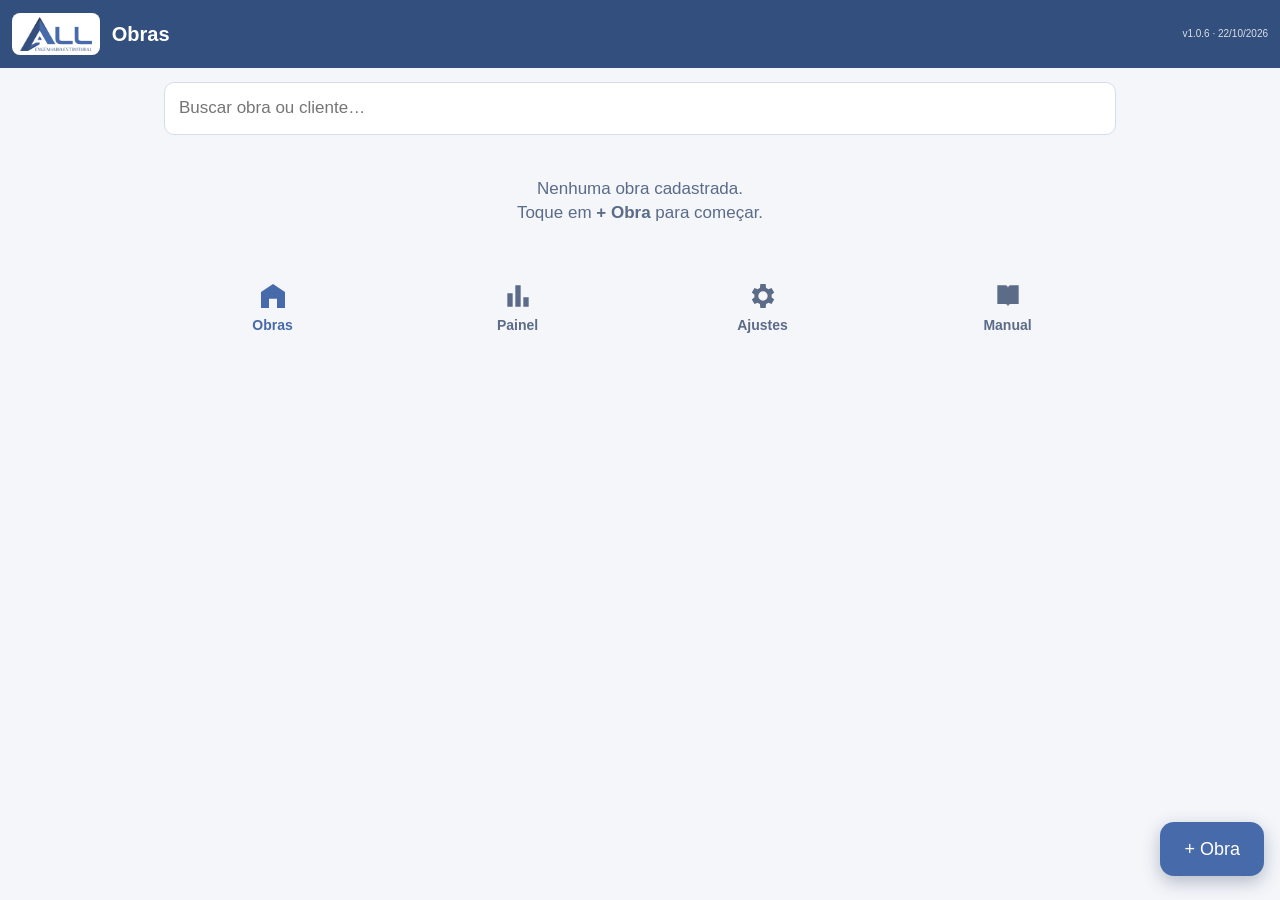
<file: index.html>
<!doctype html>
<html lang="pt-BR">
<head>
<meta charset="utf-8">
<meta name="viewport" content="width=device-width,initial-scale=1,viewport-fit=cover">
<meta name="theme-color" content="#334F7D">
<meta name="mobile-web-app-capable" content="yes">
<meta name="apple-mobile-web-app-capable" content="yes">
<meta name="apple-mobile-web-app-status-bar-style" content="black-translucent">
<meta name="apple-mobile-web-app-title" content="ALL Vistorias">
<title>ALL Vistorias</title>
<link rel="manifest" href="manifest.webmanifest">
<link rel="icon" href="assets/icon-192.png">
<link rel="apple-touch-icon" href="assets/icon-180.png">
<link rel="stylesheet" href="app.css">
</head>
<body>
<header class="top">
  <button id="back" class="icon" aria-label="Voltar" hidden>‹</button>
  <img class="logo" src="assets/logo.png" alt="ALL Engenharia Estrutural">
  <h1 id="title">Obras</h1>
  <span class="app-version" aria-label="Versão 1.0.6, atualizada em 22/10/2026">v1.0.6 · 22/10/2026</span>
</header>
<main id="view"></main>
<nav class="tabbar">
  <a href="#/" data-nav="obras"><svg viewBox="0 0 24 24" aria-hidden="true"><path d="M3 21V9l9-6 9 6v12h-6v-7H9v7z"/></svg>Obras</a>
  <a href="#/painel" data-nav="painel"><svg viewBox="0 0 24 24" aria-hidden="true"><path d="M4 20V10h4v10zm6 0V4h4v16zm6 0v-7h4v7z"/></svg>Painel</a>
  <a href="#/ajustes" data-nav="ajustes"><svg viewBox="0 0 24 24" aria-hidden="true"><path d="M19.4 13a7.6 7.6 0 0 0 0-2l2-1.6-2-3.4-2.4 1a7.5 7.5 0 0 0-1.7-1L15 3h-4l-.3 3a7.5 7.5 0 0 0-1.7 1l-2.4-1-2 3.4 2 1.6a7.6 7.6 0 0 0 0 2l-2 1.6 2 3.4 2.4-1a7.5 7.5 0 0 0 1.7 1l.3 3h4l.3-3a7.5 7.5 0 0 0 1.7-1l2.4 1 2-3.4zM13 15.5a3.5 3.5 0 1 1 0-7 3.5 3.5 0 0 1 0 7z" transform="translate(-1 0)"/></svg>Ajustes</a>
<a href="manual.html" data-nav="manual"><svg viewBox="0 0 24 24" aria-hidden="true"><path d="M4 4h6c1.1 0 2 .9 2 2v14c0-1.1-.9-2-2-2H4zM20 4h-6c-1.1 0-2 .9-2 2v14c0-1.1.9-2 2-2h6z"/></svg>Manual</a>
</nav>
<div id="modal" class="modal" hidden></div>
<div id="toast" class="toast" hidden></div>
<input type="file" id="camIn" accept="image/*" capture="environment" hidden>
<input type="file" id="galIn" accept="image/*" multiple hidden>
<input type="file" id="impIn" accept="application/json,.json" hidden>
<script src="vendor/docx.iife.js"></script>
<script src="vendor/pdf-lib.min.js"></script>
<script src="db.js"></script>
<script src="report.js"></script>
<script src="app.js"></script>
</body>
</html>
</file>
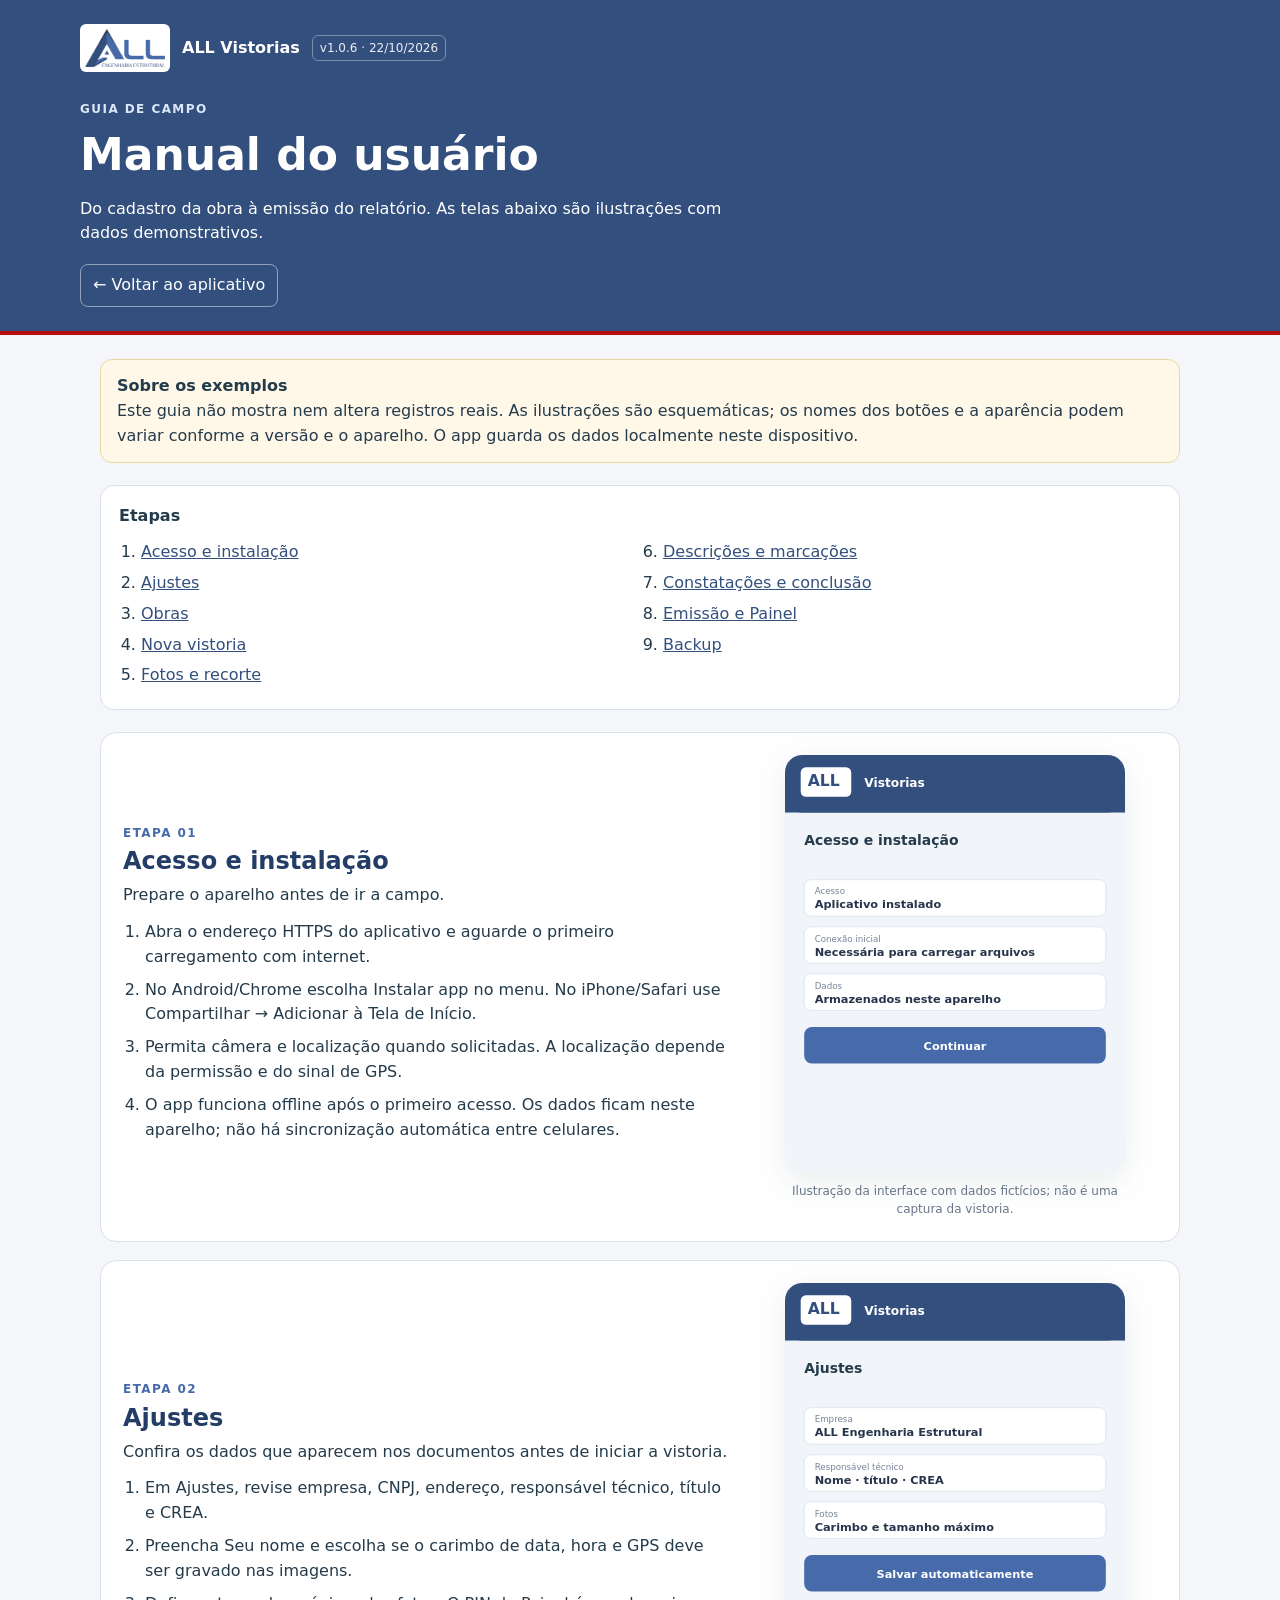
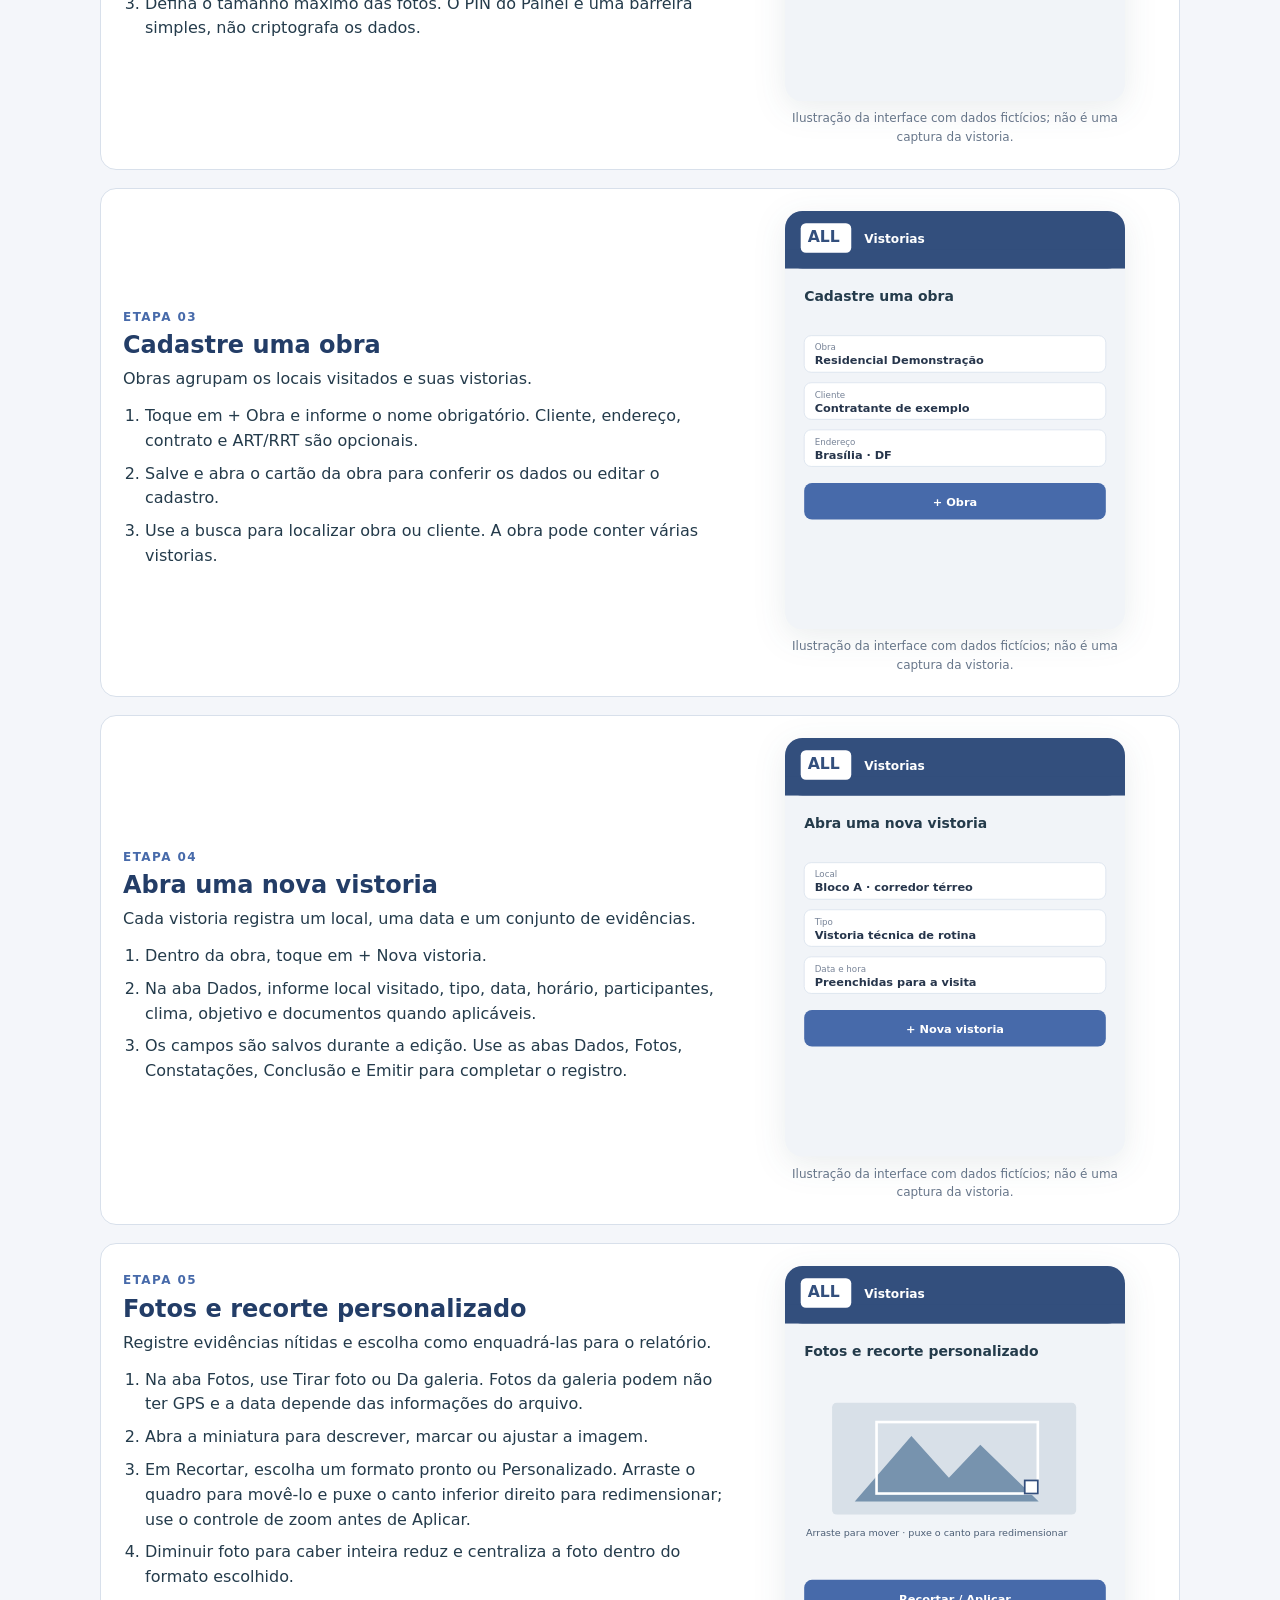
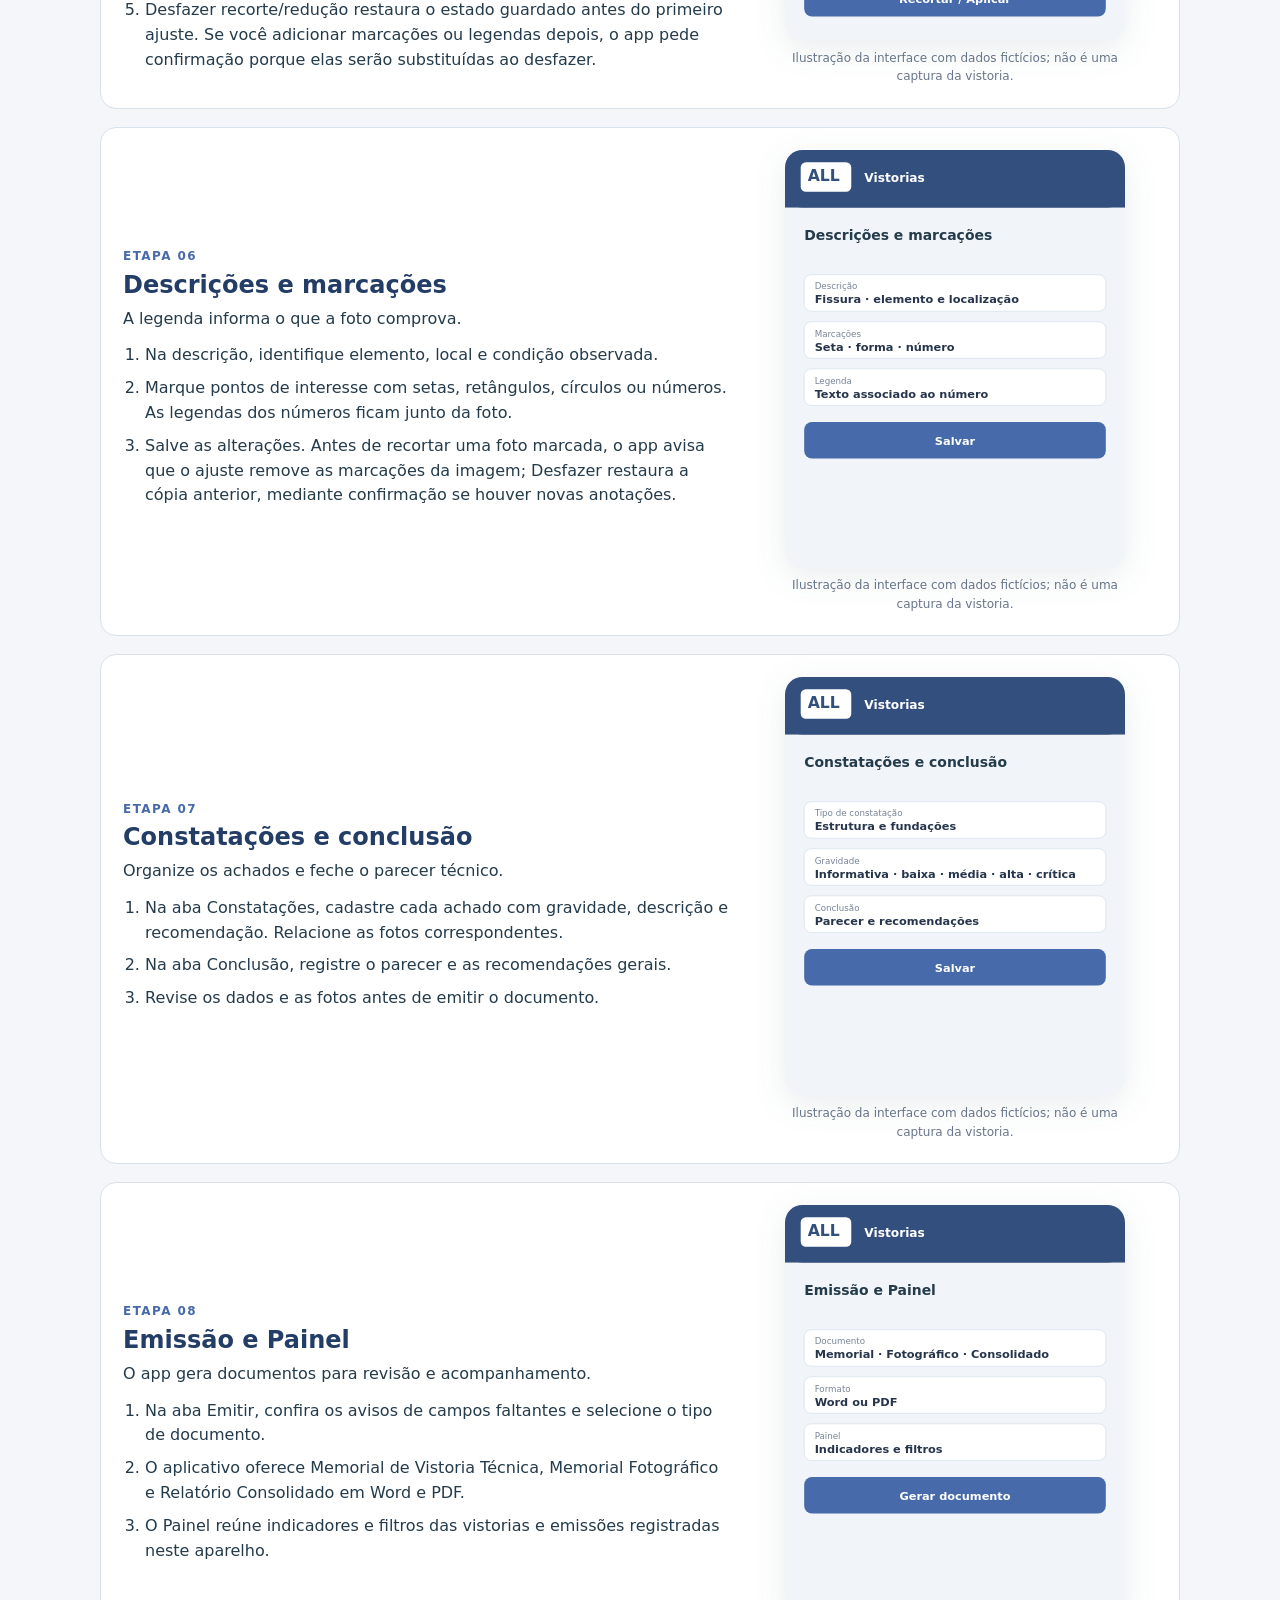
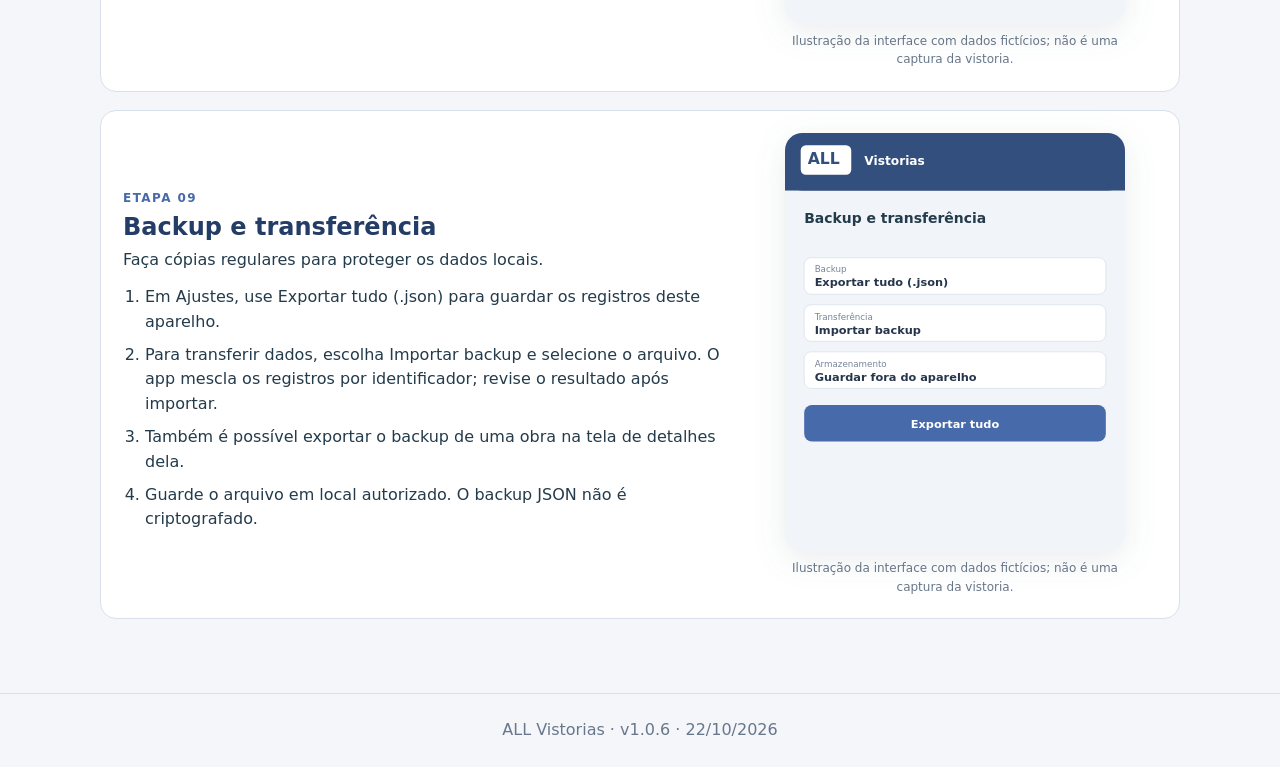
<file: manual.html>
<!doctype html><html lang="pt-BR"><head><meta charset="utf-8"><meta name="viewport" content="width=device-width,initial-scale=1"><meta name="theme-color" content="#334F7D"><title>Manual do usuário | ALL Vistorias v1.0.6</title><link rel="icon" href="assets/icon-192.png"><link rel="stylesheet" href="manual.css"></head><body><header class="hero"><a class="brand" href="./" aria-label="Voltar ao ALL Vistorias"><img src="assets/logo.png" alt=""><span>ALL Vistorias</span><small>v1.0.6 · 22/10/2026</small></a><p class="eyebrow">GUIA DE CAMPO</p><h1>Manual do usuário</h1><p>Do cadastro da obra à emissão do relatório. As telas abaixo são ilustrações com dados demonstrativos.</p><a class="back" href="./">← Voltar ao aplicativo</a></header><main><aside class="notice"><b>Sobre os exemplos</b><br>Este guia não mostra nem altera registros reais. As ilustrações são esquemáticas; os nomes dos botões e a aparência podem variar conforme a versão e o aparelho. O app guarda os dados localmente neste dispositivo.</aside><nav aria-label="Sumário"><b>Etapas</b><ol><li><a href="#acesso">Acesso e instalação</a></li><li><a href="#ajustes">Ajustes</a></li><li><a href="#obras">Obras</a></li><li><a href="#vistoria">Nova vistoria</a></li><li><a href="#fotos">Fotos e recorte</a></li><li><a href="#anotar">Descrições e marcações</a></li><li><a href="#achados">Constatações e conclusão</a></li><li><a href="#emitir">Emissão e Painel</a></li><li><a href="#backup">Backup</a></li></ol></nav>
<section id="acesso"><div class="section-copy"><p class="eyebrow">ETAPA 01</p><h2>Acesso e instalação</h2><p>Prepare o aparelho antes de ir a campo.</p><ol><li>Abra o endereço HTTPS do aplicativo e aguarde o primeiro carregamento com internet.</li><li>No Android/Chrome escolha Instalar app no menu. No iPhone/Safari use Compartilhar → Adicionar à Tela de Início.</li><li>Permita câmera e localização quando solicitadas. A localização depende da permissão e do sinal de GPS.</li><li>O app funciona offline após o primeiro acesso. Os dados ficam neste aparelho; não há sincronização automática entre celulares.</li></ol></div><figure class="screen-figure"><svg viewBox="0 0 390 480" role="img" aria-label="Ilustração esquemática da tela: Acesso e instalação"><rect width="390" height="480" rx="20" fill="#f1f4f8"/><rect width="390" height="66" rx="20" fill="#334f7d"/><rect y="44" width="390" height="22" fill="#334f7d"/><rect x="18" y="14" width="58" height="34" rx="6" fill="#fff"/><text x="26" y="36" font-size="18" fill="#334f7d" font-weight="700">ALL</text><text x="91" y="37" font-size="14" fill="#fff" font-weight="600">Vistorias</text><text x="22" y="103" font-size="16" fill="#243b4b" font-weight="700">Acesso e instalação</text><rect x="22" y="143" width="346" height="42" rx="8" fill="#fff" stroke="#dce4ee"/><text x="34" y="160" fill="#778397" font-size="10">Acesso</text><text x="34" y="176" fill="#26354b" font-size="13" font-weight="600">Aplicativo instalado</text><rect x="22" y="197" width="346" height="42" rx="8" fill="#fff" stroke="#dce4ee"/><text x="34" y="214" fill="#778397" font-size="10">Conexão inicial</text><text x="34" y="230" fill="#26354b" font-size="13" font-weight="600">Necessária para carregar arquivos</text><rect x="22" y="251" width="346" height="42" rx="8" fill="#fff" stroke="#dce4ee"/><text x="34" y="268" fill="#778397" font-size="10">Dados</text><text x="34" y="284" fill="#26354b" font-size="13" font-weight="600">Armazenados neste aparelho</text><rect x="22" y="312" width="346" height="42" rx="9" fill="#476aaa"/><text x="195" y="338" text-anchor="middle" font-size="13" fill="#fff" font-weight="700">Continuar</text></svg><figcaption>Ilustração da interface com dados fictícios; não é uma captura da vistoria.</figcaption></figure></section>
<section id="ajustes"><div class="section-copy"><p class="eyebrow">ETAPA 02</p><h2>Ajustes</h2><p>Confira os dados que aparecem nos documentos antes de iniciar a vistoria.</p><ol><li>Em Ajustes, revise empresa, CNPJ, endereço, responsável técnico, título e CREA.</li><li>Preencha Seu nome e escolha se o carimbo de data, hora e GPS deve ser gravado nas imagens.</li><li>Defina o tamanho máximo das fotos. O PIN do Painel é uma barreira simples, não criptografa os dados.</li></ol></div><figure class="screen-figure"><svg viewBox="0 0 390 480" role="img" aria-label="Ilustração esquemática da tela: Ajustes"><rect width="390" height="480" rx="20" fill="#f1f4f8"/><rect width="390" height="66" rx="20" fill="#334f7d"/><rect y="44" width="390" height="22" fill="#334f7d"/><rect x="18" y="14" width="58" height="34" rx="6" fill="#fff"/><text x="26" y="36" font-size="18" fill="#334f7d" font-weight="700">ALL</text><text x="91" y="37" font-size="14" fill="#fff" font-weight="600">Vistorias</text><text x="22" y="103" font-size="16" fill="#243b4b" font-weight="700">Ajustes</text><rect x="22" y="143" width="346" height="42" rx="8" fill="#fff" stroke="#dce4ee"/><text x="34" y="160" fill="#778397" font-size="10">Empresa</text><text x="34" y="176" fill="#26354b" font-size="13" font-weight="600">ALL Engenharia Estrutural</text><rect x="22" y="197" width="346" height="42" rx="8" fill="#fff" stroke="#dce4ee"/><text x="34" y="214" fill="#778397" font-size="10">Responsável técnico</text><text x="34" y="230" fill="#26354b" font-size="13" font-weight="600">Nome · título · CREA</text><rect x="22" y="251" width="346" height="42" rx="8" fill="#fff" stroke="#dce4ee"/><text x="34" y="268" fill="#778397" font-size="10">Fotos</text><text x="34" y="284" fill="#26354b" font-size="13" font-weight="600">Carimbo e tamanho máximo</text><rect x="22" y="312" width="346" height="42" rx="9" fill="#476aaa"/><text x="195" y="338" text-anchor="middle" font-size="13" fill="#fff" font-weight="700">Salvar automaticamente</text></svg><figcaption>Ilustração da interface com dados fictícios; não é uma captura da vistoria.</figcaption></figure></section>
<section id="obras"><div class="section-copy"><p class="eyebrow">ETAPA 03</p><h2>Cadastre uma obra</h2><p>Obras agrupam os locais visitados e suas vistorias.</p><ol><li>Toque em + Obra e informe o nome obrigatório. Cliente, endereço, contrato e ART/RRT são opcionais.</li><li>Salve e abra o cartão da obra para conferir os dados ou editar o cadastro.</li><li>Use a busca para localizar obra ou cliente. A obra pode conter várias vistorias.</li></ol></div><figure class="screen-figure"><svg viewBox="0 0 390 480" role="img" aria-label="Ilustração esquemática da tela: Cadastre uma obra"><rect width="390" height="480" rx="20" fill="#f1f4f8"/><rect width="390" height="66" rx="20" fill="#334f7d"/><rect y="44" width="390" height="22" fill="#334f7d"/><rect x="18" y="14" width="58" height="34" rx="6" fill="#fff"/><text x="26" y="36" font-size="18" fill="#334f7d" font-weight="700">ALL</text><text x="91" y="37" font-size="14" fill="#fff" font-weight="600">Vistorias</text><text x="22" y="103" font-size="16" fill="#243b4b" font-weight="700">Cadastre uma obra</text><rect x="22" y="143" width="346" height="42" rx="8" fill="#fff" stroke="#dce4ee"/><text x="34" y="160" fill="#778397" font-size="10">Obra</text><text x="34" y="176" fill="#26354b" font-size="13" font-weight="600">Residencial Demonstração</text><rect x="22" y="197" width="346" height="42" rx="8" fill="#fff" stroke="#dce4ee"/><text x="34" y="214" fill="#778397" font-size="10">Cliente</text><text x="34" y="230" fill="#26354b" font-size="13" font-weight="600">Contratante de exemplo</text><rect x="22" y="251" width="346" height="42" rx="8" fill="#fff" stroke="#dce4ee"/><text x="34" y="268" fill="#778397" font-size="10">Endereço</text><text x="34" y="284" fill="#26354b" font-size="13" font-weight="600">Brasília · DF</text><rect x="22" y="312" width="346" height="42" rx="9" fill="#476aaa"/><text x="195" y="338" text-anchor="middle" font-size="13" fill="#fff" font-weight="700">+ Obra</text></svg><figcaption>Ilustração da interface com dados fictícios; não é uma captura da vistoria.</figcaption></figure></section>
<section id="vistoria"><div class="section-copy"><p class="eyebrow">ETAPA 04</p><h2>Abra uma nova vistoria</h2><p>Cada vistoria registra um local, uma data e um conjunto de evidências.</p><ol><li>Dentro da obra, toque em + Nova vistoria.</li><li>Na aba Dados, informe local visitado, tipo, data, horário, participantes, clima, objetivo e documentos quando aplicáveis.</li><li>Os campos são salvos durante a edição. Use as abas Dados, Fotos, Constatações, Conclusão e Emitir para completar o registro.</li></ol></div><figure class="screen-figure"><svg viewBox="0 0 390 480" role="img" aria-label="Ilustração esquemática da tela: Abra uma nova vistoria"><rect width="390" height="480" rx="20" fill="#f1f4f8"/><rect width="390" height="66" rx="20" fill="#334f7d"/><rect y="44" width="390" height="22" fill="#334f7d"/><rect x="18" y="14" width="58" height="34" rx="6" fill="#fff"/><text x="26" y="36" font-size="18" fill="#334f7d" font-weight="700">ALL</text><text x="91" y="37" font-size="14" fill="#fff" font-weight="600">Vistorias</text><text x="22" y="103" font-size="16" fill="#243b4b" font-weight="700">Abra uma nova vistoria</text><rect x="22" y="143" width="346" height="42" rx="8" fill="#fff" stroke="#dce4ee"/><text x="34" y="160" fill="#778397" font-size="10">Local</text><text x="34" y="176" fill="#26354b" font-size="13" font-weight="600">Bloco A · corredor térreo</text><rect x="22" y="197" width="346" height="42" rx="8" fill="#fff" stroke="#dce4ee"/><text x="34" y="214" fill="#778397" font-size="10">Tipo</text><text x="34" y="230" fill="#26354b" font-size="13" font-weight="600">Vistoria técnica de rotina</text><rect x="22" y="251" width="346" height="42" rx="8" fill="#fff" stroke="#dce4ee"/><text x="34" y="268" fill="#778397" font-size="10">Data e hora</text><text x="34" y="284" fill="#26354b" font-size="13" font-weight="600">Preenchidas para a visita</text><rect x="22" y="312" width="346" height="42" rx="9" fill="#476aaa"/><text x="195" y="338" text-anchor="middle" font-size="13" fill="#fff" font-weight="700">+ Nova vistoria</text></svg><figcaption>Ilustração da interface com dados fictícios; não é uma captura da vistoria.</figcaption></figure></section>
<section id="fotos"><div class="section-copy"><p class="eyebrow">ETAPA 05</p><h2>Fotos e recorte personalizado</h2><p>Registre evidências nítidas e escolha como enquadrá-las para o relatório.</p><ol><li>Na aba Fotos, use Tirar foto ou Da galeria. Fotos da galeria podem não ter GPS e a data depende das informações do arquivo.</li><li>Abra a miniatura para descrever, marcar ou ajustar a imagem.</li><li>Em Recortar, escolha um formato pronto ou Personalizado. Arraste o quadro para movê-lo e puxe o canto inferior direito para redimensionar; use o controle de zoom antes de Aplicar.</li><li>Diminuir foto para caber inteira reduz e centraliza a foto dentro do formato escolhido.</li><li>Desfazer recorte/redução restaura o estado guardado antes do primeiro ajuste. Se você adicionar marcações ou legendas depois, o app pede confirmação porque elas serão substituídas ao desfazer.</li></ol></div><figure class="screen-figure"><svg viewBox="0 0 390 430" role="img" aria-label="Ilustração esquemática da tela: Fotos e recorte personalizado"><rect width="390" height="430" rx="20" fill="#f1f4f8"/><rect width="390" height="66" rx="20" fill="#334f7d"/><rect y="44" width="390" height="22" fill="#334f7d"/><rect x="18" y="14" width="58" height="34" rx="6" fill="#fff"/><text x="26" y="36" font-size="18" fill="#334f7d" font-weight="700">ALL</text><text x="91" y="37" font-size="14" fill="#fff" font-weight="600">Vistorias</text><text x="22" y="103" font-size="16" fill="#243b4b" font-weight="700">Fotos e recorte personalizado</text><rect x="54" y="157" width="280" height="128" rx="5" fill="#d8e0e8"/><path d="M80 270 145 195l43 48 36-38 67 65z" fill="#7793ae"/><rect x="105" y="179" width="185" height="82" fill="none" stroke="#fff" stroke-width="3"/><rect x="275" y="246" width="15" height="15" fill="#fff" stroke="#334F7D" stroke-width="2"/><text x="24" y="310" fill="#4b5d74" font-size="11">Arraste para mover · puxe o canto para redimensionar</text><rect x="22" y="360" width="346" height="42" rx="9" fill="#476aaa"/><text x="195" y="386" text-anchor="middle" font-size="13" fill="#fff" font-weight="700">Recortar / Aplicar</text></svg><figcaption>Ilustração da interface com dados fictícios; não é uma captura da vistoria.</figcaption></figure></section>
<section id="anotar"><div class="section-copy"><p class="eyebrow">ETAPA 06</p><h2>Descrições e marcações</h2><p>A legenda informa o que a foto comprova.</p><ol><li>Na descrição, identifique elemento, local e condição observada.</li><li>Marque pontos de interesse com setas, retângulos, círculos ou números. As legendas dos números ficam junto da foto.</li><li>Salve as alterações. Antes de recortar uma foto marcada, o app avisa que o ajuste remove as marcações da imagem; Desfazer restaura a cópia anterior, mediante confirmação se houver novas anotações.</li></ol></div><figure class="screen-figure"><svg viewBox="0 0 390 480" role="img" aria-label="Ilustração esquemática da tela: Descrições e marcações"><rect width="390" height="480" rx="20" fill="#f1f4f8"/><rect width="390" height="66" rx="20" fill="#334f7d"/><rect y="44" width="390" height="22" fill="#334f7d"/><rect x="18" y="14" width="58" height="34" rx="6" fill="#fff"/><text x="26" y="36" font-size="18" fill="#334f7d" font-weight="700">ALL</text><text x="91" y="37" font-size="14" fill="#fff" font-weight="600">Vistorias</text><text x="22" y="103" font-size="16" fill="#243b4b" font-weight="700">Descrições e marcações</text><rect x="22" y="143" width="346" height="42" rx="8" fill="#fff" stroke="#dce4ee"/><text x="34" y="160" fill="#778397" font-size="10">Descrição</text><text x="34" y="176" fill="#26354b" font-size="13" font-weight="600">Fissura · elemento e localização</text><rect x="22" y="197" width="346" height="42" rx="8" fill="#fff" stroke="#dce4ee"/><text x="34" y="214" fill="#778397" font-size="10">Marcações</text><text x="34" y="230" fill="#26354b" font-size="13" font-weight="600">Seta · forma · número</text><rect x="22" y="251" width="346" height="42" rx="8" fill="#fff" stroke="#dce4ee"/><text x="34" y="268" fill="#778397" font-size="10">Legenda</text><text x="34" y="284" fill="#26354b" font-size="13" font-weight="600">Texto associado ao número</text><rect x="22" y="312" width="346" height="42" rx="9" fill="#476aaa"/><text x="195" y="338" text-anchor="middle" font-size="13" fill="#fff" font-weight="700">Salvar</text></svg><figcaption>Ilustração da interface com dados fictícios; não é uma captura da vistoria.</figcaption></figure></section>
<section id="achados"><div class="section-copy"><p class="eyebrow">ETAPA 07</p><h2>Constatações e conclusão</h2><p>Organize os achados e feche o parecer técnico.</p><ol><li>Na aba Constatações, cadastre cada achado com gravidade, descrição e recomendação. Relacione as fotos correspondentes.</li><li>Na aba Conclusão, registre o parecer e as recomendações gerais.</li><li>Revise os dados e as fotos antes de emitir o documento.</li></ol></div><figure class="screen-figure"><svg viewBox="0 0 390 480" role="img" aria-label="Ilustração esquemática da tela: Constatações e conclusão"><rect width="390" height="480" rx="20" fill="#f1f4f8"/><rect width="390" height="66" rx="20" fill="#334f7d"/><rect y="44" width="390" height="22" fill="#334f7d"/><rect x="18" y="14" width="58" height="34" rx="6" fill="#fff"/><text x="26" y="36" font-size="18" fill="#334f7d" font-weight="700">ALL</text><text x="91" y="37" font-size="14" fill="#fff" font-weight="600">Vistorias</text><text x="22" y="103" font-size="16" fill="#243b4b" font-weight="700">Constatações e conclusão</text><rect x="22" y="143" width="346" height="42" rx="8" fill="#fff" stroke="#dce4ee"/><text x="34" y="160" fill="#778397" font-size="10">Tipo de constatação</text><text x="34" y="176" fill="#26354b" font-size="13" font-weight="600">Estrutura e fundações</text><rect x="22" y="197" width="346" height="42" rx="8" fill="#fff" stroke="#dce4ee"/><text x="34" y="214" fill="#778397" font-size="10">Gravidade</text><text x="34" y="230" fill="#26354b" font-size="13" font-weight="600">Informativa · baixa · média · alta · crítica</text><rect x="22" y="251" width="346" height="42" rx="8" fill="#fff" stroke="#dce4ee"/><text x="34" y="268" fill="#778397" font-size="10">Conclusão</text><text x="34" y="284" fill="#26354b" font-size="13" font-weight="600">Parecer e recomendações</text><rect x="22" y="312" width="346" height="42" rx="9" fill="#476aaa"/><text x="195" y="338" text-anchor="middle" font-size="13" fill="#fff" font-weight="700">Salvar</text></svg><figcaption>Ilustração da interface com dados fictícios; não é uma captura da vistoria.</figcaption></figure></section>
<section id="emitir"><div class="section-copy"><p class="eyebrow">ETAPA 08</p><h2>Emissão e Painel</h2><p>O app gera documentos para revisão e acompanhamento.</p><ol><li>Na aba Emitir, confira os avisos de campos faltantes e selecione o tipo de documento.</li><li>O aplicativo oferece Memorial de Vistoria Técnica, Memorial Fotográfico e Relatório Consolidado em Word e PDF.</li><li>O Painel reúne indicadores e filtros das vistorias e emissões registradas neste aparelho.</li></ol></div><figure class="screen-figure"><svg viewBox="0 0 390 480" role="img" aria-label="Ilustração esquemática da tela: Emissão e Painel"><rect width="390" height="480" rx="20" fill="#f1f4f8"/><rect width="390" height="66" rx="20" fill="#334f7d"/><rect y="44" width="390" height="22" fill="#334f7d"/><rect x="18" y="14" width="58" height="34" rx="6" fill="#fff"/><text x="26" y="36" font-size="18" fill="#334f7d" font-weight="700">ALL</text><text x="91" y="37" font-size="14" fill="#fff" font-weight="600">Vistorias</text><text x="22" y="103" font-size="16" fill="#243b4b" font-weight="700">Emissão e Painel</text><rect x="22" y="143" width="346" height="42" rx="8" fill="#fff" stroke="#dce4ee"/><text x="34" y="160" fill="#778397" font-size="10">Documento</text><text x="34" y="176" fill="#26354b" font-size="13" font-weight="600">Memorial · Fotográfico · Consolidado</text><rect x="22" y="197" width="346" height="42" rx="8" fill="#fff" stroke="#dce4ee"/><text x="34" y="214" fill="#778397" font-size="10">Formato</text><text x="34" y="230" fill="#26354b" font-size="13" font-weight="600">Word ou PDF</text><rect x="22" y="251" width="346" height="42" rx="8" fill="#fff" stroke="#dce4ee"/><text x="34" y="268" fill="#778397" font-size="10">Painel</text><text x="34" y="284" fill="#26354b" font-size="13" font-weight="600">Indicadores e filtros</text><rect x="22" y="312" width="346" height="42" rx="9" fill="#476aaa"/><text x="195" y="338" text-anchor="middle" font-size="13" fill="#fff" font-weight="700">Gerar documento</text></svg><figcaption>Ilustração da interface com dados fictícios; não é uma captura da vistoria.</figcaption></figure></section>
<section id="backup"><div class="section-copy"><p class="eyebrow">ETAPA 09</p><h2>Backup e transferência</h2><p>Faça cópias regulares para proteger os dados locais.</p><ol><li>Em Ajustes, use Exportar tudo (.json) para guardar os registros deste aparelho.</li><li>Para transferir dados, escolha Importar backup e selecione o arquivo. O app mescla os registros por identificador; revise o resultado após importar.</li><li>Também é possível exportar o backup de uma obra na tela de detalhes dela.</li><li>Guarde o arquivo em local autorizado. O backup JSON não é criptografado.</li></ol></div><figure class="screen-figure"><svg viewBox="0 0 390 480" role="img" aria-label="Ilustração esquemática da tela: Backup e transferência"><rect width="390" height="480" rx="20" fill="#f1f4f8"/><rect width="390" height="66" rx="20" fill="#334f7d"/><rect y="44" width="390" height="22" fill="#334f7d"/><rect x="18" y="14" width="58" height="34" rx="6" fill="#fff"/><text x="26" y="36" font-size="18" fill="#334f7d" font-weight="700">ALL</text><text x="91" y="37" font-size="14" fill="#fff" font-weight="600">Vistorias</text><text x="22" y="103" font-size="16" fill="#243b4b" font-weight="700">Backup e transferência</text><rect x="22" y="143" width="346" height="42" rx="8" fill="#fff" stroke="#dce4ee"/><text x="34" y="160" fill="#778397" font-size="10">Backup</text><text x="34" y="176" fill="#26354b" font-size="13" font-weight="600">Exportar tudo (.json)</text><rect x="22" y="197" width="346" height="42" rx="8" fill="#fff" stroke="#dce4ee"/><text x="34" y="214" fill="#778397" font-size="10">Transferência</text><text x="34" y="230" fill="#26354b" font-size="13" font-weight="600">Importar backup</text><rect x="22" y="251" width="346" height="42" rx="8" fill="#fff" stroke="#dce4ee"/><text x="34" y="268" fill="#778397" font-size="10">Armazenamento</text><text x="34" y="284" fill="#26354b" font-size="13" font-weight="600">Guardar fora do aparelho</text><rect x="22" y="312" width="346" height="42" rx="9" fill="#476aaa"/><text x="195" y="338" text-anchor="middle" font-size="13" fill="#fff" font-weight="700">Exportar tudo</text></svg><figcaption>Ilustração da interface com dados fictícios; não é uma captura da vistoria.</figcaption></figure></section>
</main><footer>ALL Vistorias · v1.0.6 · 22/10/2026</footer></body></html>
</file>
<file: app.css>
:root{--a:#476AAA;--b:#334F7D;--c:#2A344E;--soft:#EAF0F9;--line:#D5DDEC;--bg:#F4F6FA;--ink:#1d2536;--mut:#5B6B88;--ok:#2E8B57;--warn:#B7791F;--bad:#C0392B;--r:14px}
*{box-sizing:border-box;-webkit-tap-highlight-color:transparent}
html,body{margin:0;background:var(--bg);color:var(--ink);font:16px/1.45 -apple-system,BlinkMacSystemFont,"Segoe UI",Roboto,Arial,sans-serif}
body{padding-top:calc(56px + env(safe-area-inset-top));padding-bottom:calc(72px + env(safe-area-inset-bottom))}
.top{position:fixed;top:0;left:0;right:0;z-index:20;height:calc(56px + env(safe-area-inset-top));padding:env(safe-area-inset-top) 12px 0;background:var(--b);color:#fff;display:flex;align-items:center;gap:10px}
.top .logo{height:30px;background:#fff;border-radius:6px;padding:3px 6px}
.top h1{font-size:17px;margin:0;font-weight:600;white-space:nowrap;overflow:hidden;text-overflow:ellipsis;flex:1}
.app-version{font-size:10px;font-weight:500;line-height:1.25;white-space:nowrap;opacity:.82;text-align:right}
.icon{background:none;border:0;color:#fff;font-size:34px;line-height:1;padding:0 6px 4px;cursor:pointer}
main{max-width:980px;margin:0 auto;padding:14px}
.tabbar{position:fixed;bottom:0;left:0;right:0;z-index:20;display:flex;background:#fff;border-top:1px solid var(--line);padding-bottom:env(safe-area-inset-bottom)}
.tabbar a{flex:1;text-align:center;padding:8px 0 7px;color:var(--mut);text-decoration:none;font-size:12px;font-weight:600}
.tabbar a i{display:block;font-style:normal;font-size:20px;line-height:1.1}
.tabbar a.on{color:var(--a)}
h2{font-size:18px;margin:18px 0 8px;color:var(--b)}
h3{font-size:15px;margin:14px 0 6px;color:var(--c)}
.card{background:#fff;border:1px solid var(--line);border-radius:var(--r);padding:14px;margin:0 0 10px}
.card.tap{cursor:pointer}.card.tap:active{background:var(--soft)}
.row{display:flex;gap:10px;align-items:center}.row.sp{justify-content:space-between}.wrap{flex-wrap:wrap}
.grow{flex:1;min-width:0}
.mut{color:var(--mut);font-size:13px}.small{font-size:13px}
.btn{appearance:none;border:0;border-radius:12px;background:var(--a);color:#fff;font:600 15px inherit;font-family:inherit;padding:12px 16px;cursor:pointer;min-height:46px}
.btn:active{filter:brightness(.92)}.btn.sec{background:var(--soft);color:var(--b)}.btn.ghost{background:none;color:var(--b);border:1px solid var(--line)}
.btn.bad{background:#fff;color:var(--bad);border:1px solid #efc9c4}.btn.sm{min-height:36px;padding:7px 12px;font-size:14px}.btn.block{width:100%}
.btn[disabled]{opacity:.5}
.fab{position:fixed;right:16px;bottom:calc(84px + env(safe-area-inset-bottom));z-index:15;box-shadow:0 6px 18px rgba(30,45,80,.3);border-radius:28px;padding:14px 20px}
label{display:block;font-size:13px;font-weight:600;color:var(--c);margin:12px 0 4px}
input,select,textarea{width:100%;font:inherit;font-size:16px;padding:11px 12px;border:1px solid var(--line);border-radius:10px;background:#fff;color:var(--ink)}
textarea{min-height:84px;resize:vertical}
input:focus,select:focus,textarea:focus{outline:2px solid var(--a);border-color:var(--a)}
.grid2{display:grid;grid-template-columns:1fr 1fr;gap:10px}
@media(max-width:420px){.grid2.keep{grid-template-columns:1fr 1fr}}
.seg{display:flex;gap:6px;overflow-x:auto;padding:2px 0 10px;scrollbar-width:none}
.seg button{flex:0 0 auto;border:1px solid var(--line);background:#fff;border-radius:20px;padding:8px 14px;font:600 14px inherit;font-family:inherit;color:var(--mut)}
.seg button.on{background:var(--b);color:#fff;border-color:var(--b)}
.chip{display:inline-block;font-size:12px;font-weight:700;border-radius:20px;padding:2px 9px;background:var(--soft);color:var(--b)}
.chip.ok{background:#e3f4ea;color:var(--ok)}.chip.warn{background:#fbf0d9;color:var(--warn)}.chip.bad{background:#fbe5e2;color:var(--bad)}.chip.mut{background:#eceff5;color:var(--mut)}
.photos{display:grid;grid-template-columns:repeat(auto-fill,minmax(112px,1fr));gap:8px}
.ph{position:relative;aspect-ratio:1;border-radius:10px;overflow:hidden;background:#dde4f2;border:1px solid var(--line)}
.ph img{width:100%;height:100%;object-fit:cover;display:block}
.ph b{position:absolute;left:5px;top:5px;background:rgba(42,52,78,.85);color:#fff;font-size:12px;border-radius:8px;padding:1px 7px}
.ph.sel{outline:3px solid var(--a)}
.ph .gps{position:absolute;right:5px;bottom:5px;font-size:11px;background:rgba(0,0,0,.55);color:#fff;border-radius:6px;padding:0 5px}
.kpis{display:grid;grid-template-columns:repeat(auto-fit,minmax(120px,1fr));gap:10px;margin-bottom:12px}
.kpi{background:#fff;border:1px solid var(--line);border-radius:var(--r);padding:12px}
.kpi b{display:block;font-size:26px;color:var(--b);line-height:1.1}.kpi span{font-size:12px;color:var(--mut);font-weight:600}
table{width:100%;border-collapse:collapse;font-size:14px;background:#fff;border:1px solid var(--line);border-radius:12px;overflow:hidden}
th{background:var(--b);color:#fff;text-align:left;padding:8px 10px;font-size:12px;white-space:nowrap}td{padding:8px 10px;border-top:1px solid var(--line);vertical-align:top}
.tw{overflow-x:auto;margin-bottom:10px;border-radius:12px}
.modal{position:fixed;inset:0;z-index:50;background:rgba(20,28,48,.55);display:flex;align-items:flex-end;justify-content:center}
.modal[hidden],.toast[hidden]{display:none}
.sheet{background:#fff;width:100%;max-width:640px;max-height:92vh;overflow:auto;border-radius:20px 20px 0 0;padding:16px 16px calc(18px + env(safe-area-inset-bottom))}
.sheet h2{margin-top:0}
.sheet img.big{width:100%;border-radius:10px;display:block;margin-bottom:8px}
.toast{position:fixed;left:50%;transform:translateX(-50%);bottom:calc(86px + env(safe-area-inset-bottom));z-index:60;background:var(--c);color:#fff;padding:11px 18px;border-radius:24px;font-size:14px;font-weight:600;max-width:90vw;text-align:center}
.warnbox{background:#fbf0d9;border:1px solid #eed9a8;color:#6d4a0c;border-radius:12px;padding:10px 12px;font-size:14px;margin:8px 0}
.okbox{background:#e3f4ea;border:1px solid #b9e0c9;color:#1d6b43;border-radius:12px;padding:10px 12px;font-size:14px;margin:8px 0}
.sw{display:flex;align-items:center;gap:10px;margin:10px 0}.sw input{width:22px;height:22px;flex:none}.sw label{margin:0}
.empty{text-align:center;color:var(--mut);padding:30px 10px}
.pin{max-width:320px;margin:50px auto;text-align:center}
.pin input{text-align:center;font-size:26px;letter-spacing:8px}
@media(min-width:760px){body{padding-bottom:20px}.tabbar{position:static;max-width:980px;margin:0 auto;border:0;background:none}.fab{bottom:24px}}
.grid2>*{min-width:0}

/* ---- Toque e leitura no celular: ícones, botões e textos maiores ---- */
html,body{font-size:17px}
body{padding-top:calc(68px + env(safe-area-inset-top));padding-bottom:calc(92px + env(safe-area-inset-bottom))}
.top{height:calc(68px + env(safe-area-inset-top));gap:12px}
.top .logo{height:42px;padding:4px 8px;border-radius:8px}
.top h1{font-size:20px}
.icon{font-size:46px;min-width:48px;height:48px;padding:0 6px 6px}
.tabbar a{padding:10px 0 8px;font-size:14px}
.tabbar a svg{display:block;width:32px;height:32px;margin:0 auto 3px;fill:currentColor}
h2{font-size:21px}h3{font-size:17px}
.btn{font-size:17px;min-height:54px;padding:14px 18px;border-radius:14px}
.btn.sm{min-height:44px;font-size:16px;padding:9px 14px}
.fab{font-size:18px;padding:16px 24px}
label{font-size:15px}
input,select,textarea{font-size:17px;padding:13px 14px;min-height:50px}
input[type=checkbox]{min-height:0}
.seg button{font-size:16px;padding:11px 18px}
.chip{font-size:14px;padding:3px 11px}
.mut,.small{font-size:15px}
.photos{grid-template-columns:repeat(auto-fill,minmax(130px,1fr));gap:10px}
.ph b{font-size:15px;padding:2px 9px;left:6px;top:6px}
.ph .gps{font-size:17px;padding:1px 7px;right:6px;bottom:6px}
.kpi b{font-size:30px}.kpi span{font-size:13px}
.sw input{width:28px;height:28px}
table{font-size:15px}th{font-size:13px}
.toast{font-size:16px}

/* ---- Editor de marcações ---- */
.editor{position:fixed;inset:0;z-index:80;background:#10141f;display:flex;flex-direction:column;color:#fff}
.ed-top{display:flex;align-items:center;justify-content:space-between;padding:calc(10px + env(safe-area-inset-top)) 12px 10px;background:var(--c)}
.ed-top .btn.ghost{color:#fff;border-color:#ffffff55}
.ed-stage{flex:1;min-height:0;display:flex;align-items:center;justify-content:center;padding:8px}
.ed-stage canvas{max-width:100%;max-height:100%;object-fit:contain;border-radius:6px;background:#000}
.ed-bar{background:var(--c);padding:10px 10px calc(12px + env(safe-area-inset-bottom))}
.ed-row{display:flex;gap:8px;align-items:center;justify-content:center;margin-bottom:8px;flex-wrap:wrap}
.ed-row button{appearance:none;border:2px solid #ffffff33;background:#ffffff14;color:#fff;border-radius:14px;min-width:76px;min-height:64px;font:600 30px/1 inherit;font-family:inherit;display:flex;flex-direction:column;align-items:center;justify-content:center;gap:2px}
.ed-row button span{font-size:13px;font-weight:600}
.ed-row button.on{background:var(--a);border-color:#fff}
.ed-row button.sm2{min-height:50px;min-width:0;padding:0 14px;font-size:16px;flex-direction:row}
.ed-row i{width:44px;height:44px;border-radius:50%;border:3px solid #ffffff66;display:block}
.ed-row i.on{border-color:#fff;box-shadow:0 0 0 3px var(--a)}
.ed-hint{text-align:center;font-size:14px;color:#cdd7ee;min-height:20px}
.numb{display:inline-flex;align-items:center;justify-content:center;width:36px;height:36px;border-radius:50%;background:#E02020;color:#fff;flex:none}
</file>
<file: manual.css>
*{box-sizing:border-box}html{scroll-behavior:smooth}body{margin:0;background:#f4f6fa;color:#243b4b;font:16px/1.55 system-ui,-apple-system,"Segoe UI",Arial,sans-serif}.hero{background:#334f7d;color:#fff;padding:24px max(20px,calc((100% - 1120px)/2));border-bottom:4px solid #b70e0c}.brand{display:flex;align-items:center;gap:12px;color:#fff;text-decoration:none;font-weight:700}.brand img{width:90px;height:auto;background:white;border-radius:6px;padding:5px}.brand small{font-size:12px;font-weight:500;opacity:.9;border:1px solid #ffffff66;border-radius:6px;padding:3px 7px}.hero .eyebrow{margin:28px 0 3px;color:#dce7f8}.hero h1{font-size:clamp(30px,5vw,44px);margin:0}.hero>p:not(.eyebrow){max-width:680px;margin:7px 0 18px}.back{display:inline-block;color:#fff;border:1px solid #ffffff77;border-radius:8px;padding:8px 12px;text-decoration:none}.back:hover{background:#ffffff1a}main{max-width:1120px;margin:auto;padding:24px 20px 56px}.notice{background:#fff8e8;border:1px solid #ead69d;border-radius:12px;padding:14px 16px;margin-bottom:22px}nav{background:#fff;border:1px solid #d8e0eb;border-radius:14px;padding:18px;margin-bottom:22px}nav ol{columns:2;gap:24px;margin:8px 0 0;padding-left:22px}nav li{padding:3px 0}nav a{color:#334f7d}section{display:grid;grid-template-columns:minmax(0,1.2fr) minmax(280px,.8fr);gap:24px;align-items:center;background:#fff;border:1px solid #d8e0eb;border-radius:16px;padding:22px;margin:18px 0;scroll-margin-top:16px}.eyebrow{font-size:12px;letter-spacing:.12em;font-weight:800;color:#476aaa;margin:0 0 5px}h2{font-size:24px;line-height:1.2;margin:0 0 7px;color:#233d67}section p{margin:0 0 12px}section ol{padding-left:22px;margin:0}section li{padding:0 0 8px}.screen-figure{margin:0 auto;width:min(100%,340px)}.screen-figure svg{display:block;width:100%;height:auto;filter:drop-shadow(0 8px 16px #243b4b18)}figcaption{font-size:12px;color:#68778b;text-align:center;margin-top:8px}footer{text-align:center;color:#68778b;padding:24px 12px;border-top:1px solid #d8e0eb}@media(max-width:760px){.hero{padding:18px 16px}.brand{gap:8px;flex-wrap:wrap}.brand img{width:70px}main{padding:16px 12px 36px}section{grid-template-columns:1fr;padding:17px;gap:12px}.screen-figure{width:min(100%,310px)}nav ol{columns:1}h2{font-size:21px}}@media print{.hero .back,nav{display:none}body{background:white;font-size:12px}.hero{padding:12px;background:#334f7d!important;-webkit-print-color-adjust:exact;print-color-adjust:exact}main{padding:10px}section{break-inside:avoid;box-shadow:none;margin:10px 0;padding:12px}.screen-figure{width:240px}footer{padding:10px}}
</file>
